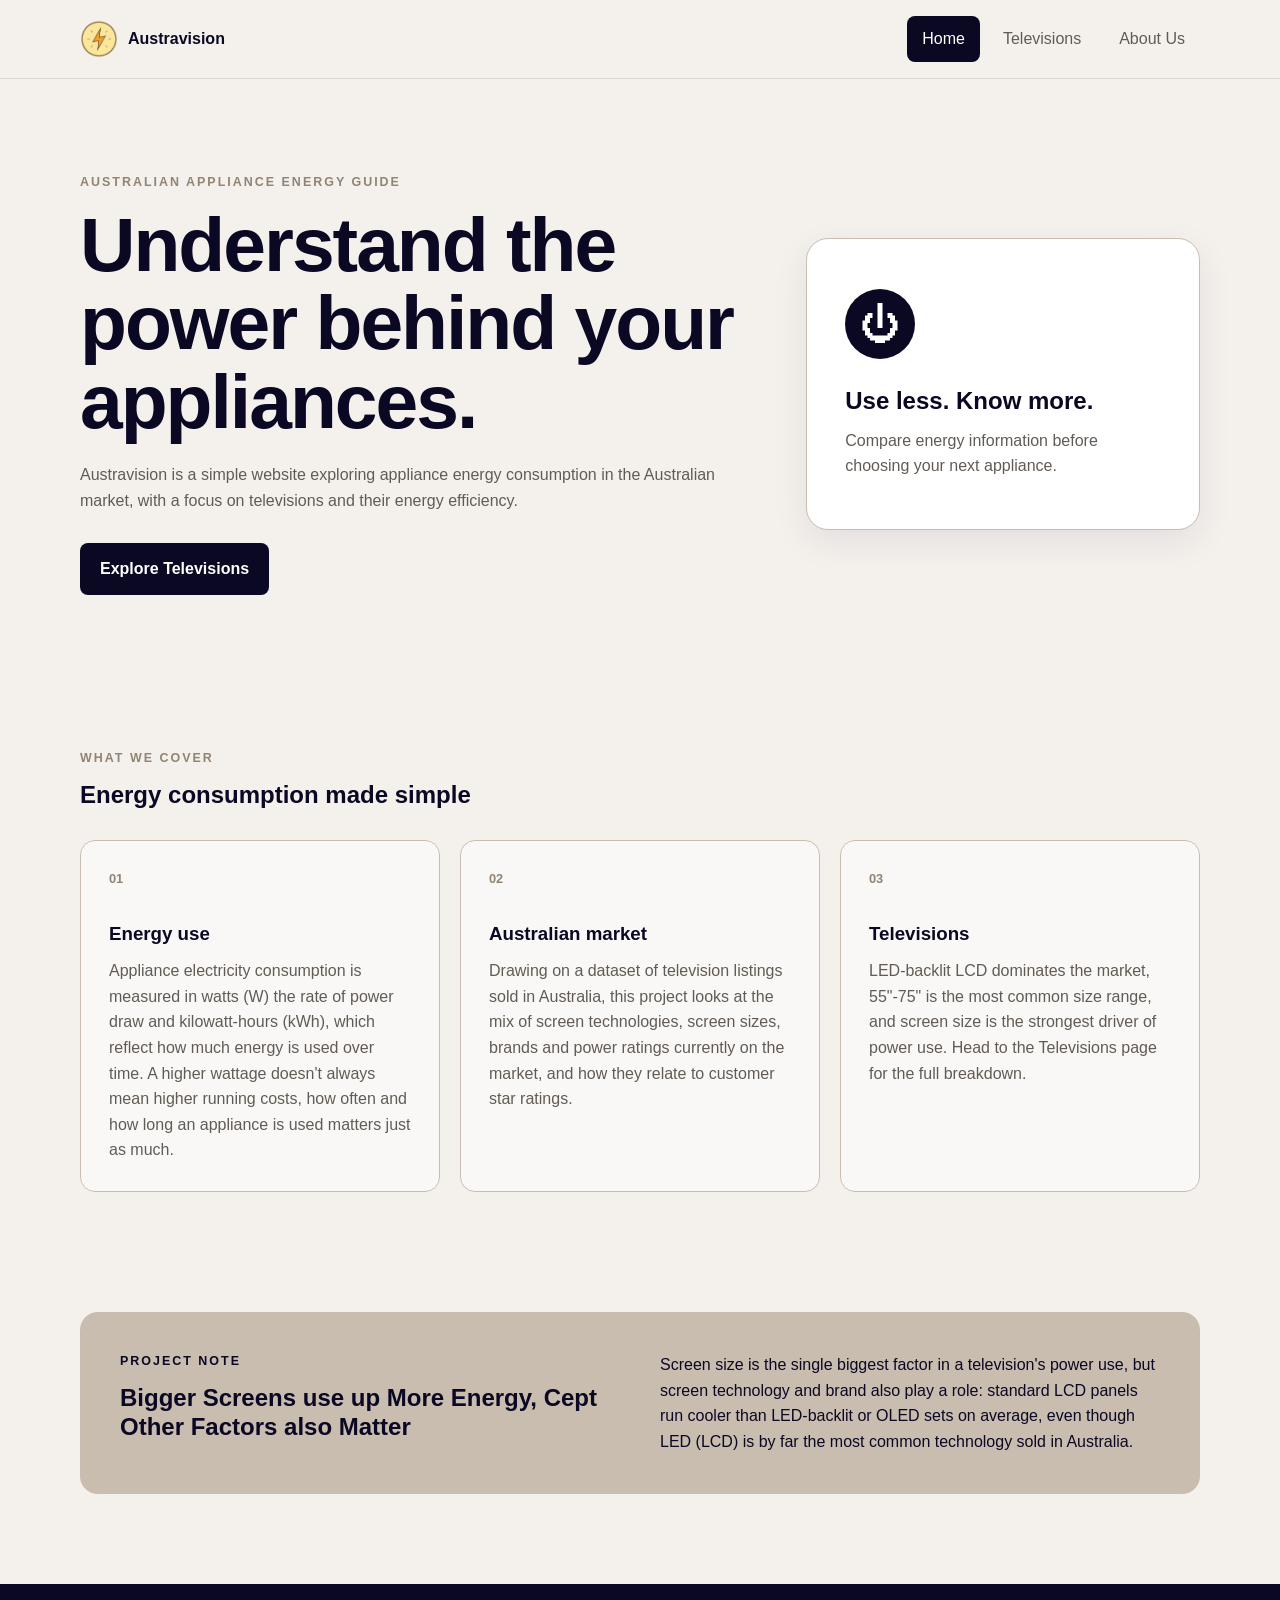
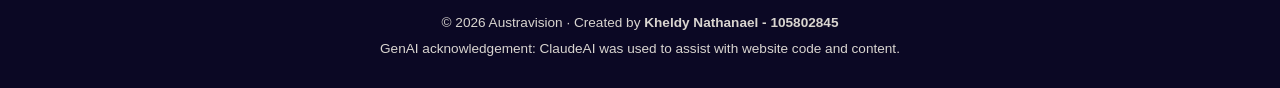
<file: index.html>
<!doctype html>
<html lang="en">
  <head>
    <!-- Page metadata and stylesheet -->
    <meta charset="UTF-8" />
    <meta name="viewport" content="width=device-width, initial-scale=1.0" />
    <title>Austravision Australia | Home</title>
    <link rel="icon" type="image/x-icon" href="Images/Austravision.png" />
    <link rel="stylesheet" href="css/style.css" />
  </head>
  <body>
    <!-- ===== HEADER / NAVIGATION BAR =====
         Same header markup is repeated on every page.
         Whichever link matches the current page gets the "active" class. -->
    <header class="site-header">
      <nav class="navbar">
        <a class="logo-link" href="index.html">
          <img
            class="power-logo"
            src="Images/Austravision.png"
            alt="Austravision logo"
          />
          <span class="logo-text">Austravision</span>
        </a>
        <div class="nav-links">
          <a href="index.html" class="nav-link active">Home</a>
          <a href="television.html" class="nav-link">Televisions</a>
          <a href="about.html" class="nav-link">About Us</a>
        </div>
      </nav>
    </header>

    <main class="container">
      <!-- ===== HERO SECTION =====
           Big intro banner: heading + intro text on the left,
           highlighted "hero card" on the right. -->
      <section class="hero">
        <div>
          <p class="eyebrow">Australian Appliance Energy Guide</p>
          <h1>Understand the power behind your appliances.</h1>
          <p>
            Austravision is a simple website exploring appliance energy consumption in the Australian market, with a focus on televisions and their energy efficiency.
          </p>
          <a class="button" href="television.html">Explore Televisions</a>
        </div>
        <div class="hero-card">
          <span class="power-symbol">⏻</span>
          <h2>Use less. Know more.</h2>
          <p>Compare energy information before choosing your next appliance.</p>
        </div>
      </section>

      <!-- ===== "WHAT WE COVER" SECTION =====
           Three info cards in a row (see .cards / .card in the CSS). -->
      <section class="section">
        <div class="section-heading">
          <p class="eyebrow">What we cover</p>
          <h2>Energy consumption made simple</h2>
        </div>
        <div class="cards">
          <article class="card">
            <div class="card-icon">01</div>
            <h3>Energy use</h3>
            <p>
              Appliance electricity consumption is measured in watts (W) the rate of power draw and kilowatt-hours (kWh), which reflect how much energy is used over time. A higher wattage doesn't always mean higher running costs, how often and how long an appliance is used matters just as much.
            </p>
          </article>
          <article class="card">
            <div class="card-icon">02</div>
            <h3>Australian market</h3>
            <p>
              Drawing on a dataset of television listings sold in Australia, this project looks at the mix of screen technologies, screen sizes, brands and power ratings currently on the market, and how they relate to customer star ratings.
            </p>
          </article>
          <article class="card">
            <div class="card-icon">03</div>
            <h3>Televisions</h3>
            <p>
              LED-backlit LCD dominates the market, 55"-75" is the most common size range, and screen size is the strongest driver of power use. Head to the Televisions page for the full breakdown.
            </p>
          </article>
        </div>
      </section>

      <!-- ===== PROJECT NOTE BANNER =====
           Highlighted callout reminding you this content is a placeholder. -->
      <section class="info-banner">
        <div>
          <p class="eyebrow">Project note</p>
          <h2>Bigger Screens use up More Energy, Cept Other Factors also Matter</h2>
        </div>
        <p>
          Screen size is the single biggest factor in a television's power use, but screen technology and brand also play a role: standard LCD panels run cooler than LED-backlit or OLED sets on average, even though LED (LCD) is by far the most common technology sold in Australia.
        </p>
      </section>
    </main>

    <!-- ===== FOOTER =====
         Same footer on every page. -->
    <footer class="site-footer">
      <p>
        © 2026 Austravision · Created by
        <strong>Kheldy Nathanael - 105802845</strong>
      </p>
      <p>
        GenAI acknowledgement: ClaudeAI was used to assist with website code and content.
      </p>
    </footer>

    <!-- Handles active nav highlighting + smooth page-link transitions -->
    <script src="js/navigation.js"></script>
  </body>
</html>
</file>
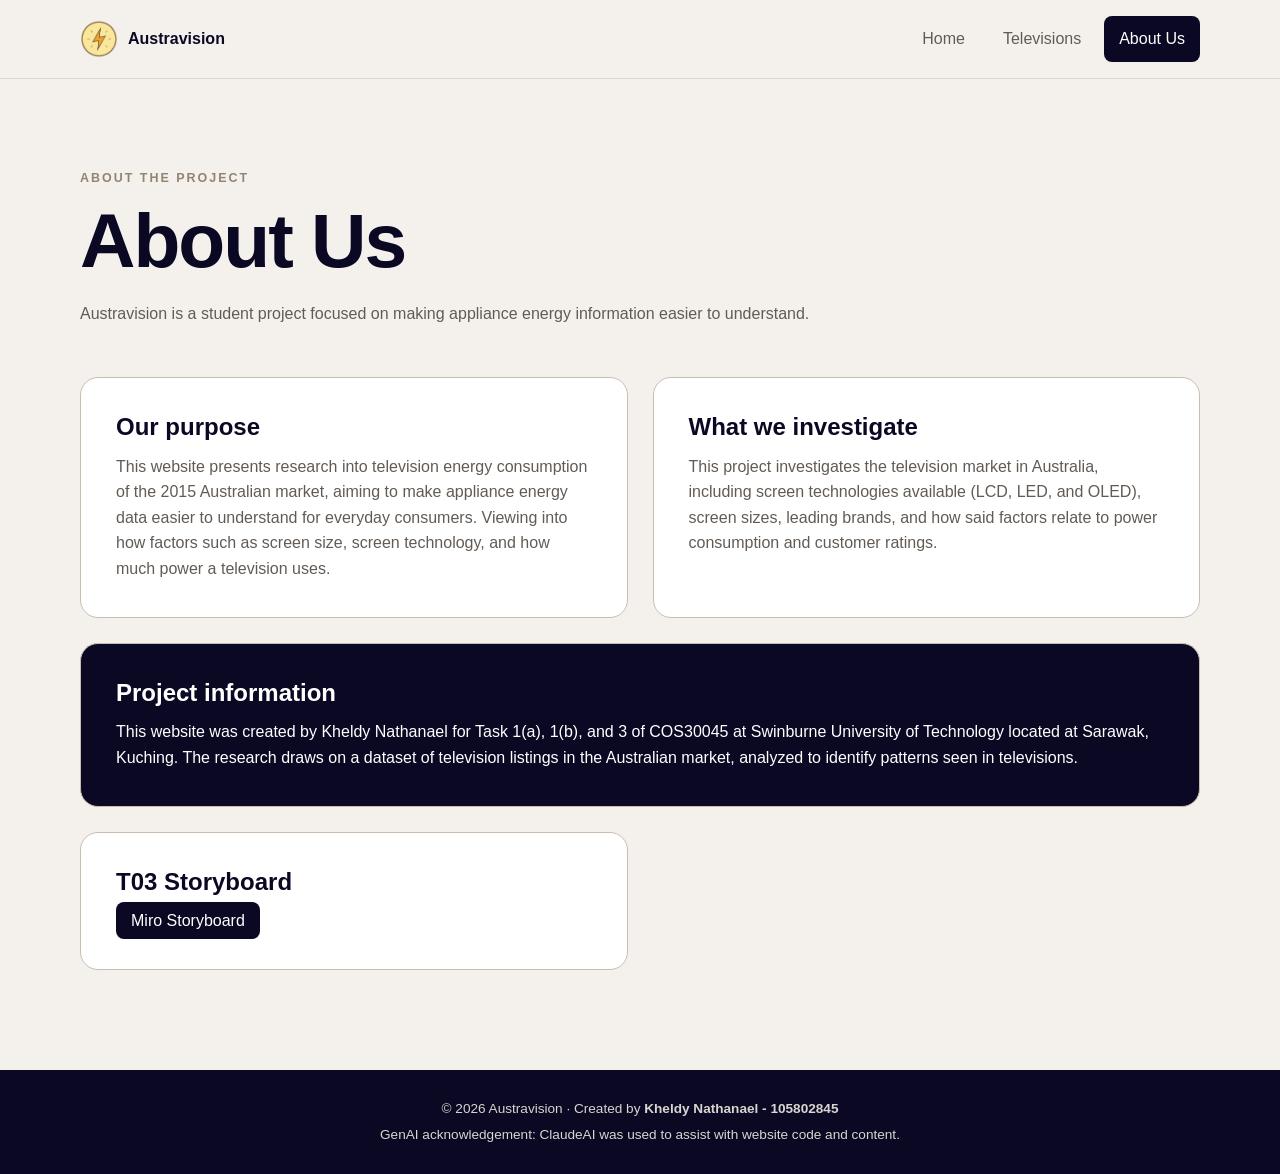
<file: about.html>
<!doctype html>
<html lang="en">
  <head>
    <!-- Page metadata and stylesheet -->
    <meta charset="UTF-8" />
    <meta name="viewport" content="width=device-width, initial-scale=1.0" />
    <title>Austravision Australia | About Us</title>
    <link rel="icon" type="image/x-icon" href="Images/Austravision.png" />
    <link rel="stylesheet" href="css/style.css" />
  </head>
  <body>
    <!-- ===== HEADER / NAVIGATION BAR =====
         Same header markup is repeated on every page.
         "About Us" is marked active on this page. -->
    <header class="site-header">
      <nav class="navbar">
        <a class="logo-link" href="index.html">
          <img
            class="power-logo"
            src="Images/Austravision.png"
            alt="Austravision logo"
          />
          <span class="logo-text">Austravision</span>
        </a>
        <div class="nav-links">
          <a href="index.html" class="nav-link">Home</a>
          <a href="television.html" class="nav-link">Televisions</a>
          <a href="about.html" class="nav-link active">About Us</a>
        </div>
      </nav>
    </header>

    <main class="container">
      <!-- ===== PAGE INTRO =====
           Short heading/intro at the top of the page. -->
      <section class="page-intro">
        <p class="eyebrow">About the Project</p>
        <h1>About Us</h1>
        <p>
          Austravision is a student project focused on making appliance energy information easier to understand.
        </p>
      </section>

      <!-- ===== ABOUT CARDS =====
           Two regular cards + one wide "highlight" card
           (.about-card.wide gets the dark background in the CSS). -->
      <section class="about-layout">
        <article class="about-card">
          <h2>Our purpose</h2>
          <p>
            This website presents research into television energy consumption of the 2015 Australian market, aiming to make appliance energy data easier to understand for everyday consumers. Viewing into how factors such as screen size, screen technology, and how much power a television uses.
          </p>
        </article>
        <article class="about-card">
          <h2>What we investigate</h2>
          <p>
            This project investigates the television market in Australia, including screen technologies available (LCD, LED, and OLED), screen sizes, leading brands, and how said factors relate to power consumption and customer ratings.
          </p>
        </article>

        <!-- Wide highlight card, spans both columns (see .about-card.wide) -->
        <article class="about-card wide">
          <h2>Project information</h2>
          <p>
            This website was created by Kheldy Nathanael for Task 1(a), 1(b), and 3 of COS30045 at Swinburne University of Technology located at Sarawak, Kuching. The research draws on a dataset of television listings in the Australian market, analyzed to identify patterns seen in televisions.
          </p>
        </article>

        <!-- Wide highlight card working as the external link for Miro storyboard -->
        <article class="about-card">
          <h2>T03 Storyboard</h2>
          <p>
            <a href="https://miro.com/app/board/uXjVHjadzts=/?share_link_id=365701621952" target="_blank" rel="noopener" class="nav-link active">Miro Storyboard</a>
          </p>
        </article>
      </section>
    </main>

    <!-- ===== FOOTER =====
         Same footer on every page. -->
    <footer class="site-footer">
      <p>
        © 2026 Austravision · Created by
        <strong>Kheldy Nathanael - 105802845</strong>
      </p>
      <p>
        GenAI acknowledgement: ClaudeAI was used to assist with website code and content.
      </p>
    </footer>

    <!-- Handles active nav highlighting + smooth page-link transitions -->
    <script src="js/navigation.js"></script>
  </body>
</html>
</file>
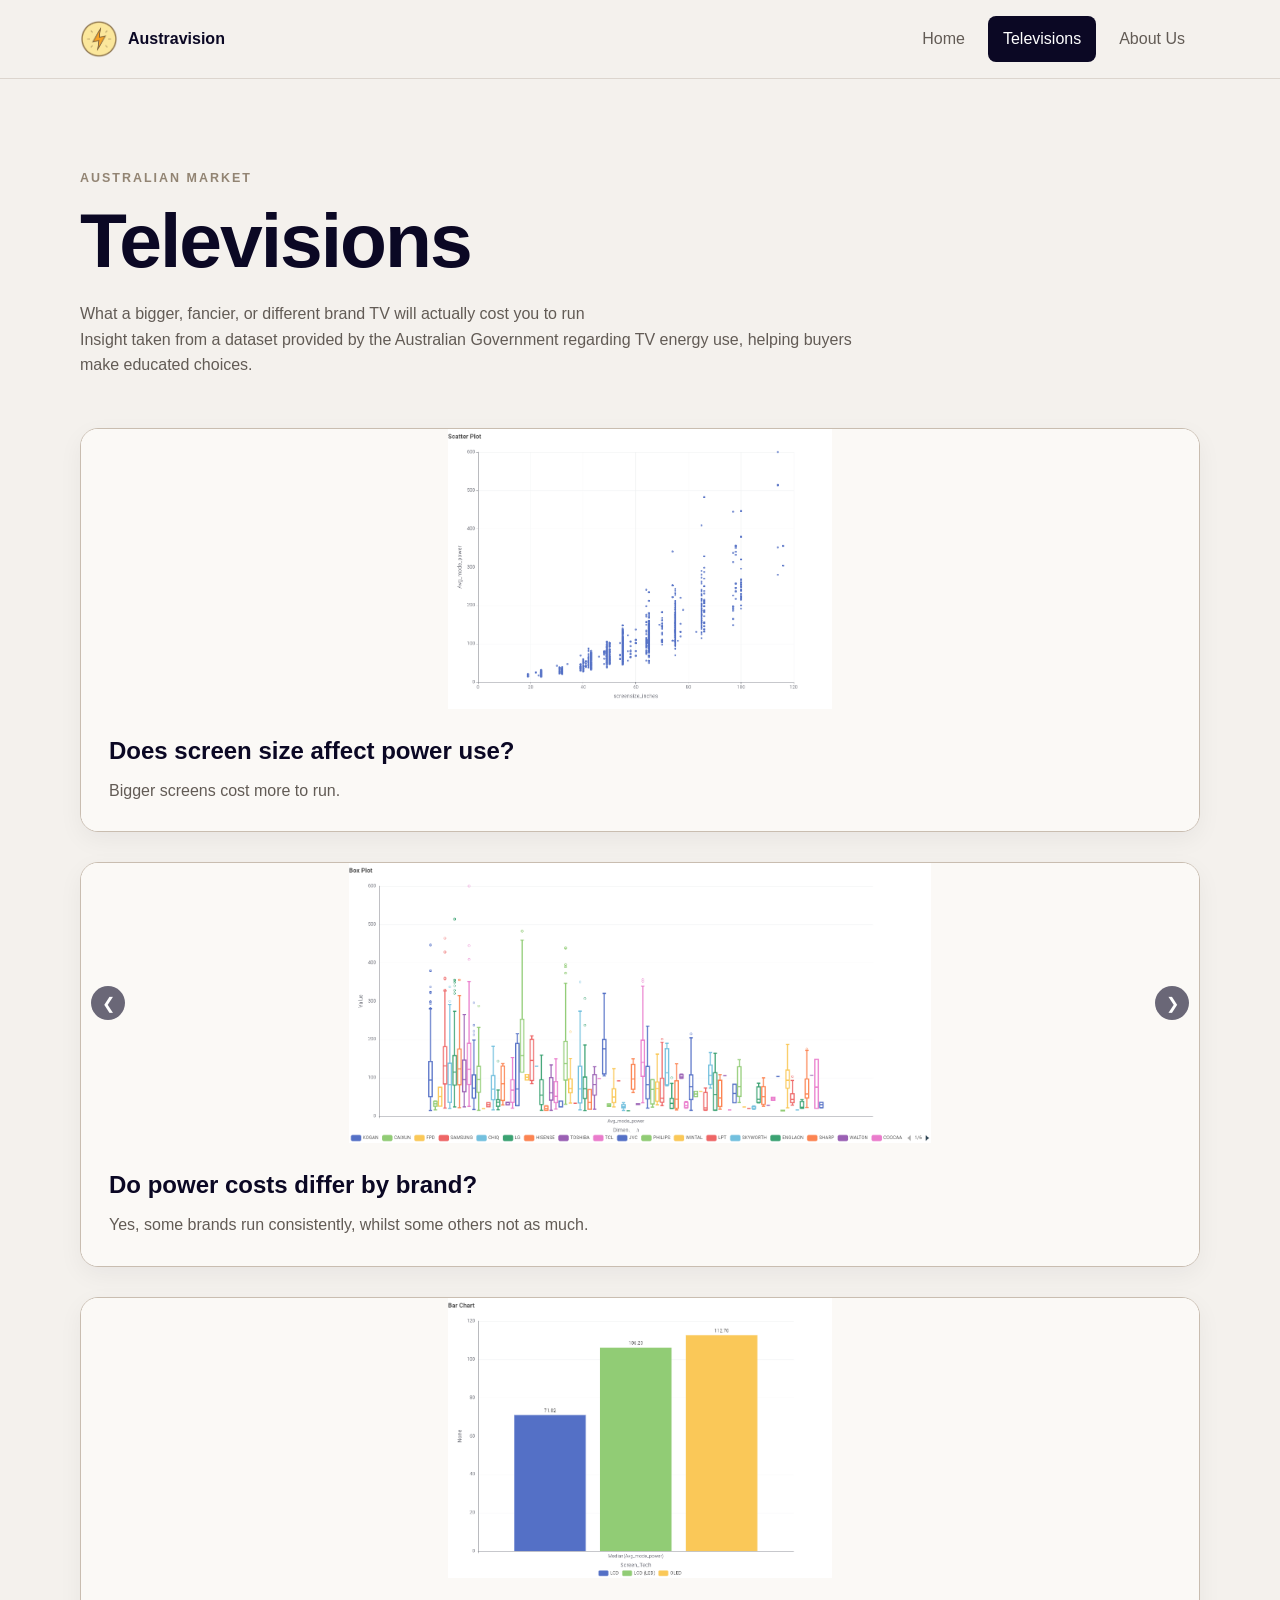
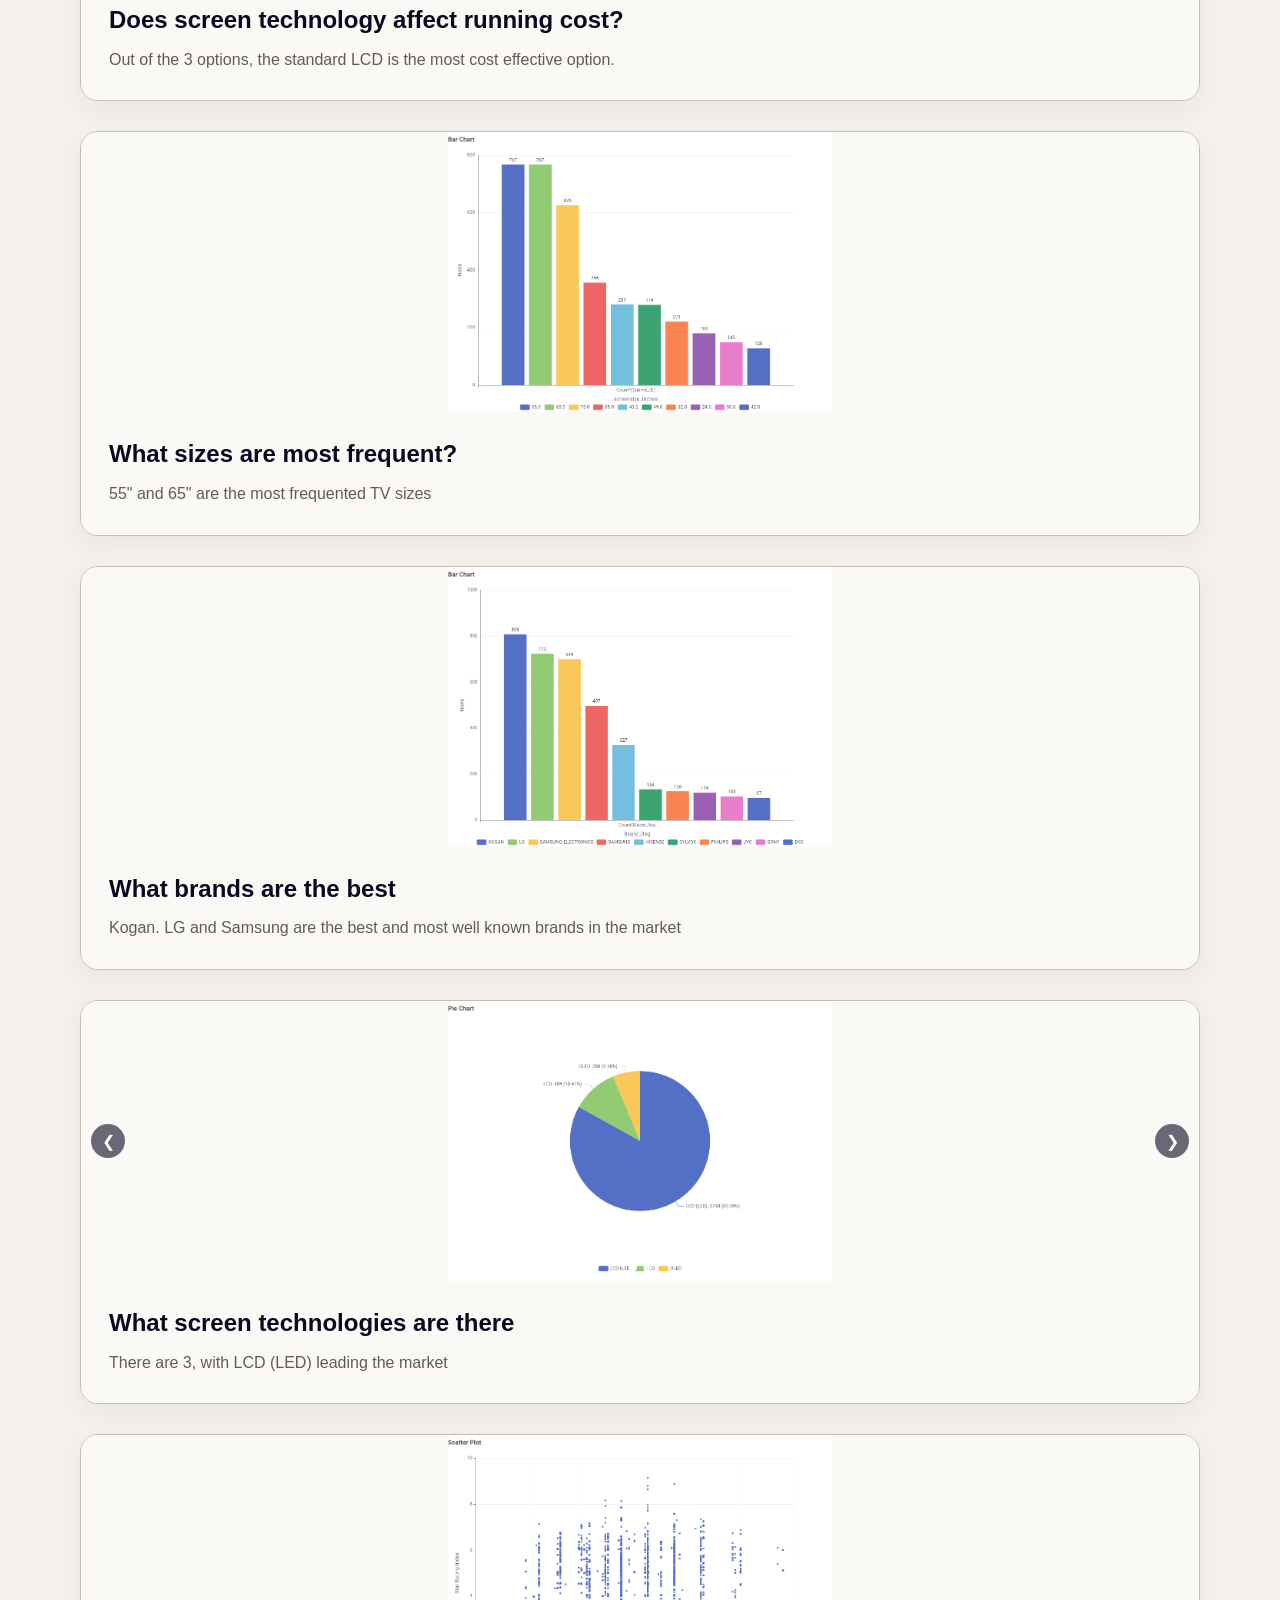
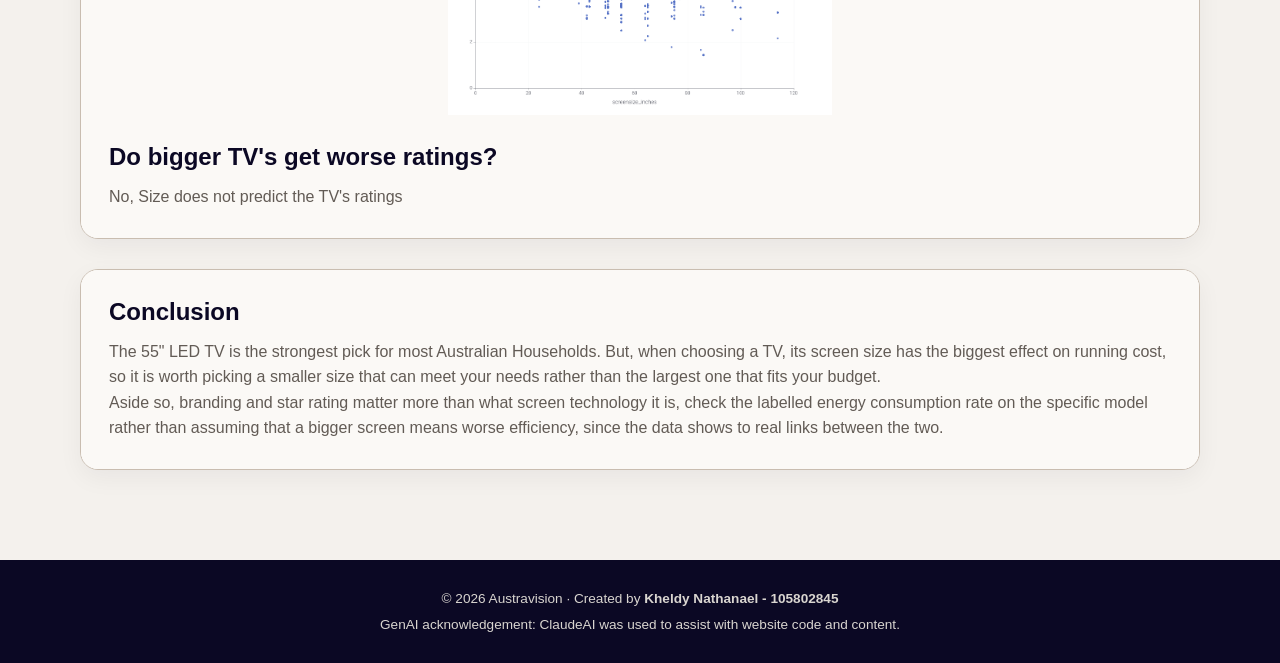
<file: television.html>
<!doctype html>
<html lang="en">
  <head>
    <!-- Page metadata and stylesheet -->
    <meta charset="UTF-8" />
    <meta name="viewport" content="width=device-width, initial-scale=1.0" />
    <title>Austravision Australia | Televisions</title>
    <link rel="icon" type="image/x-icon" href="Images/Austravision.png" />
    <link rel="stylesheet" href="css/style.css" />
  </head>
  <body>
    <!-- ===== HEADER / NAVIGATION BAR =====
         Same header markup is repeated on every page.
         "Televisions" is marked active on this page. -->
    <header class="site-header">
      <nav class="navbar">
        <a class="logo-link" href="index.html">
          <img
            class="power-logo"
            src="Images/Austravision.png"
            alt="Austravision logo"
          />
          <span class="logo-text">Austravision</span>
        </a>
        <div class="nav-links">
          <a href="index.html" class="nav-link">Home</a>
          <a href="television.html" class="nav-link active">Televisions</a>
          <a href="about.html" class="nav-link">About Us</a>
        </div>
      </nav>
    </header>

    <main class="container">
      <!-- ===== PAGE INTRO =====
           Short heading/intro at the top of the page. -->
      <section class="page-intro">
        <p class="eyebrow">Australian Market</p>
        <h1>Televisions</h1>
        <p>
          What a bigger, fancier, or different brand TV will actually cost you to run
        </p>
        <p>
          Insight taken from a dataset provided by the Australian Government regarding TV energy use, helping buyers make educated choices.
        </p>
      </section>

      <!-- ===== RESEARCH GRID =====
           Six placeholder research topics, each with an image slot and text box.
           To add a real image, replace the .image-placeholder div with:
           <img class="research-image" src="Images/your-image.jpg" alt="..."> -->
      <section class="research-grid">
        <!-- Does screen size affect power use? -->
        <article class="research-item">
          <img class="research-image" src="Images/Q5.png" alt="TV Screen Sizes" />
          <div class="text-box">
            <h2>Does screen size affect power use?</h2>
            <p>
              Bigger screens cost more to run.
            </p>
          </div>
        </article>

        <!-- Do power costs differ by brand? -->
        <article class="research-item">
          <div class="image-carousel">
            <div class="carousel-track">
                <img src="Images/Q7A.png" alt="Box Plot" />
                <img src="Images/Q7B.png" alt="Bar Chart" />
            </div>
            <button class="carousel-btn prev" aria-label="Previous image">&#10094;</button>
            <button class="carousel-btn next" aria-label="Next image">&#10095;</button>
            <div class="carousel-dots"></div>
          </div>
          <div class="text-box">
            <h2>Do power costs differ by brand?</h2>
            <p>
              Yes, some brands run consistently, whilst some others not as much.
            </p>
          </div>
        </article>

        <!-- Does screen technology affect running cost? -->
        <article class="research-item">
          <img class="research-image" src="Images/Q4.png" alt="TV Screen Sizes" />
          <div class="text-box">
            <h2>Does screen technology affect running cost?</h2>
            <p>
              Out of the 3 options, the standard LCD is the most cost effective option.
            </p>
          </div>
        </article>

        <!-- What sizes are most frequent? -->
        <article class="research-item">
          <img class="research-image" src="Images/Q2.png" alt="TV Screen Sizes" />
          <div class="text-box">
            <h2>What sizes are most frequent?</h2>
            <p>
              55" and 65" are the most frequented TV sizes
            </p>
          </div>
        </article>

        <!-- What brands are the best -->
        <article class="research-item">
          <img class="research-image" src="Images/Q3.png" alt="TV Screen Sizes" />
          <div class="text-box">
            <h2>What brands are the best</h2>
            <p>
              Kogan. LG and Samsung are the best and most well known brands in the market
            </p>
          </div>
        </article>

        <!-- What screen technologies are there? -->
        <article class="research-item">
          <div class="image-carousel">
            <div class="carousel-track">
                <img src="Images/Q1A.png" alt="Box Plot" />
                <img src="Images/Q1B.png" alt="Bar Chart" />
            </div>
            <button class="carousel-btn prev" aria-label="Previous image">&#10094;</button>
            <button class="carousel-btn next" aria-label="Next image">&#10095;</button>
            <div class="carousel-dots"></div>
          </div>
          <div class="text-box">
            <h2>What screen technologies are there</h2>
            <p>
              There are 3, with LCD (LED) leading the market
            </p>
          </div>
        </article>

        <!-- Do bigger TV's get worse ratings? -->
        <article class="research-item">
          <img class="research-image" src="Images/Q6.png" alt="TV Screen Sizes" />
          <div class="text-box">
            <h2>Do bigger TV's get worse ratings?</h2>
            <p>
              No, Size does not predict the TV's ratings
            </p>
          </div>
        </article>

        <!-- Conclusion -->
        <article class="research-item">
          <div class="text-box">
            <h2>Conclusion</h2>
            <p>
              The 55" LED TV is the strongest pick for most Australian Households. But, when choosing a TV, its screen size has the biggest effect on running cost, so it is worth picking a smaller size that can meet your needs rather than the largest one that fits your budget.
            </p>
            <p>
              Aside so, branding and star rating matter more than what screen technology it is, check the labelled energy consumption rate on the specific model rather than assuming that a bigger screen means worse efficiency, since the data shows to real links between the two.
            </p>
          </div>
        </article>

      </section>
    </main>

    <!-- ===== FOOTER =====
         Same footer on every page. -->
    <footer class="site-footer">
      <p>
        © 2026 Austravision · Created by
        <strong>Kheldy Nathanael - 105802845</strong>
      </p>
      <p>
        GenAI acknowledgement: ClaudeAI was used to assist with website code and content.
      </p>
    </footer>

    <!-- Handles active nav highlighting + smooth page-link transitions -->
    <script src="js/navigation.js"></script>
  </body>
</html>
</file>
<file: css/style.css>
/* STYLESHEET
   Sections in this file:
     1. Variables & resets
     2. Header / navigation
     3. Layout helpers & typography
     4. Home page — hero + cards + info banner
     5. Televisions page — research grid
     6. About page — about cards
     7. Footer
     8. Responsive breakpoints

/* ---- 1. Variables & resets ---- */
:root {
  --cream: #f4f1ed;
  --cream-dark: #e9e3dc;
  --taupe: #928473;
  --taupe-light: #c9bdb0;
  --brown: #75685d;
  --navy: #0b0824;
  --white: #fff;
  --text-soft: #625b55;
  --shadow: 0 12px 35px rgba(11, 8, 36, 0.08);
}
* {
  box-sizing: border-box;
  margin: 0;
  padding: 0;
}
html {
  scroll-behavior: smooth;
}
body {
  min-height: 100vh;
  display: flex;
  flex-direction: column;
  background: var(--cream);
  color: var(--navy);
  font-family: Arial, Helvetica, sans-serif;
  line-height: 1.6;
}
a {
  color: inherit;
  text-decoration: none;
}

/* ---- 2. Header / navigation (same on every page) ---- */
.site-header {
  position: sticky;
  top: 0;
  z-index: 100;
  background: rgba(244, 241, 237, 0.96);
  border-bottom: 1px solid rgba(146, 132, 115, 0.25);
  backdrop-filter: blur(8px);
}
.navbar {
  width: min(1120px, 92%);
  min-height: 78px;
  margin: auto;
  display: flex;
  align-items: center;
  justify-content: space-between;
  gap: 30px;
}
.logo-link {
  display: inline-flex;
  align-items: center;
  gap: 10px;
  font-weight: 800;
  transition: 0.2s;
}
.logo-link:hover {
  transform: translateY(-1px);
  opacity: 0.8;
}

/* Logo image already has its own circular border baked in, so this just sizes it */
.power-logo {
  display: block;
  width: 38px;
  height: 38px;
  border-radius: 50%;
}
.nav-links {
  display: flex;
  gap: 8px;
}
.nav-link {
  padding: 10px 15px;
  border-radius: 8px;
  color: var(--text-soft);
  transition: 0.2s;
}
.nav-link:hover {
  background: var(--cream-dark);
  color: var(--navy);
  transform: translateY(-1px);
}

/* Highlights whichever page you're currently on (set in the HTML) */
.nav-link.active {
  background: var(--navy);
  color: var(--white);
}

/* ---- 3. Layout helpers & typography ---- */
.container {
  width: min(1120px, 92%);
  margin: auto;
  flex: 1;
}
.eyebrow {
  margin-bottom: 12px;
  color: var(--taupe);
  font-size: 0.78rem;
  font-weight: 800;
  letter-spacing: 2px;
  text-transform: uppercase;
}
h1 {
  margin-bottom: 22px;
  font-size: clamp(2.6rem, 6vw, 5rem);
  line-height: 1.02;
  letter-spacing: -2px;
}
h2 {
  margin-bottom: 12px;
  line-height: 1.2;
}
h3 {
  margin-bottom: 9px;
}
p {
  color: var(--text-soft);
}
.hero-content > p:not(.eyebrow) {
  max-width: 680px;
  font-size: 1.08rem;
}
.button {
  display: inline-block;
  margin-top: 30px;
  padding: 13px 20px;
  border-radius: 8px;
  background: var(--navy);
  color: var(--white);
  font-weight: 700;
  transition: 0.2s;
}
.button:hover {
  transform: translateY(-2px);
  box-shadow: var(--shadow);
}

/* ---- 4. Home page: hero banner ---- */
.hero {
  min-height: 610px;
  display: grid;
  grid-template-columns: 1.25fr 0.75fr;
  align-items: center;
  gap: 70px;
  padding: 80px 0;
}
.hero-card {
  padding: 50px 38px;
  border: 1px solid var(--taupe-light);
  border-radius: 22px;
  background: var(--white);
  box-shadow: var(--shadow);
}
.power-symbol {
  display: inline-grid;
  width: 70px;
  height: 70px;
  margin-bottom: 28px;
  place-items: center;
  border-radius: 50%;
  background: var(--navy);
  color: var(--white);
  font-size: 40px;
}

/* Home page: "what we cover" info cards */
.section {
  padding: 60px 0;
}
.section-heading {
  margin-bottom: 30px;
}
.cards {
  display: grid;
  grid-template-columns: repeat(3, 1fr);
  gap: 20px;
}
.card {
  padding: 28px;
  border: 1px solid var(--taupe-light);
  border-radius: 15px;
  background: rgba(255, 255, 255, 0.55);
}
.card-icon {
  margin-bottom: 30px;
  color: var(--taupe);
  font-size: 0.8rem;
  font-weight: 800;
}

/* Home page: highlighted "project note" banner */
.info-banner {
  display: grid;
  grid-template-columns: 1fr 1fr;
  gap: 40px;
  margin: 60px 0 90px;
  padding: 40px;
  border-radius: 18px;
  background: var(--taupe-light);
}
.info-banner p {
  color: var(--navy);
}

/* Shared intro block used at the top of the Televisions and About pages */
.page-intro {
  max-width: 780px;
  padding: 90px 0 50px;
}
.page-intro h1 {
  font-size: clamp(3rem, 6vw, 4.8rem);
}

/* ---- 5. Televisions page: research grid ---- */
.research-grid {
  display: grid;
  grid-template-columns: repeat(1fr);
  gap: 30px;
  padding-bottom: 90px;
}
.research-item {
  display: flex;
  flex-direction: column;
  overflow: hidden;
  border: 1px solid var(--taupe-light);
  border-radius: 18px;
  background: var(--white);
  box-shadow: 0 8px 25px rgba(11, 8, 36, 0.05);
}

/* Diagonal striped placeholder shown until a real image is added */
.image-placeholder {
  min-height: 280px;
  display: grid;
  place-items: center;
  padding: 25px;
  background: repeating-linear-gradient(
    45deg,
    #e9e3dc,
    #e9e3dc 10px,
    #f4f1ed 10px,
    #f4f1ed 20px
  );
  color: var(--brown);
  text-align: center;
  font-size: 0.78rem;
  font-weight: 800;
  letter-spacing: 1.5px;
}

/* Styling for a real <img class="research-image"> once you add one */
.research-image {
  display: block;
  width: 100%;
  height: 280px;
  object-fit: contain;
  background: #fbf9f6;
}
.text-box {
  flex: 1;
  padding: 28px;
  background: #fbf9f6;
}

/* Image carousel used in place of a single research-image */
.image-carousel {
  position: relative;
  height: 280px;
  overflow: hidden;
}
.carousel-track {
  display: flex;
  height: 100%;
  transition: transform 0.4s ease;
}
.carousel-track img {
  flex: 0 0 100%;
  width: 100%;
  height: 280px;
  object-fit: contain;
  background: #fbf9f6;
}
.carousel-btn {
  position: absolute;
  top: 50%;
  transform: translateY(-50%);
  width: 34px;
  height: 34px;
  border: none;
  border-radius: 50%;
  background: rgba(11, 8, 36, 0.6);
  color: #fff;
  font-size: 1rem;
  cursor: pointer;
  display: grid;
  place-items: center;
}
.carousel-btn:hover {
  background: rgba(11, 8, 36, 0.85);
}
.carousel-btn.prev {
  left: 10px;
}
.carousel-btn.next {
  right: 10px;
}
.carousel-dots {
  position: absolute;
  bottom: 10px;
  left: 0;
  right: 0;
  display: flex;
  justify-content: center;
  gap: 6px;
}
.carousel-dot {
  width: 8px;
  height: 8px;
  padding: 0;
  border: none;
  border-radius: 50%;
  background: rgba(255, 255, 255, 0.6);
  cursor: pointer;
}
.carousel-dot.active {
  background: #fff;
}

/* ---- 6. About page: about cards ---- */
.about-layout {
  display: grid;
  grid-template-columns: repeat(2, 1fr);
  gap: 25px;
  padding-bottom: 100px;
}
.about-card {
  padding: 35px;
  border: 1px solid var(--taupe-light);
  border-radius: 18px;
  background: var(--white);
}

/* The dark, full-width "Project information" card */
.about-card.wide {
  grid-column: 1/-1;
  background: var(--navy);
}
.about-card.wide h2,
.about-card.wide p {
  color: var(--white);
}

/* ---- 7. Footer (same on every page) ---- */
.site-footer {
  margin-top: auto;
  padding: 28px 4%;
  background: var(--navy);
  color: var(--white);
  text-align: center;
}
.site-footer p {
  color: #d9d5d0;
  font-size: 0.85rem;
}
.site-footer p + p {
  margin-top: 4px;
}

/* ---- 8. Responsive breakpoints ---- */
/* Tablet: stack nav, collapse hero and grids to a single column */
@media (max-width: 800px) {
  .navbar {
    min-height: 100px;
    flex-direction: column;
    padding: 14px 0;
  }
  .nav-links {
    width: 100%;
    justify-content: center;
  }
  .hero {
    grid-template-columns: 1fr;
    gap: 30px;
  }
  .cards,
  .research-grid,
  .about-layout,
  .info-banner {
    grid-template-columns: 1fr;
  }
  .about-card.wide {
    grid-column: auto;
  }
}

/* Small phones: tighten nav-link spacing, hide the wordmark text */
@media (max-width: 480px) {
  .nav-link {
    padding: 8px 9px;
    font-size: 0.9rem;
  }
  .logo-text {
    display: none;
  }
}
</file>
